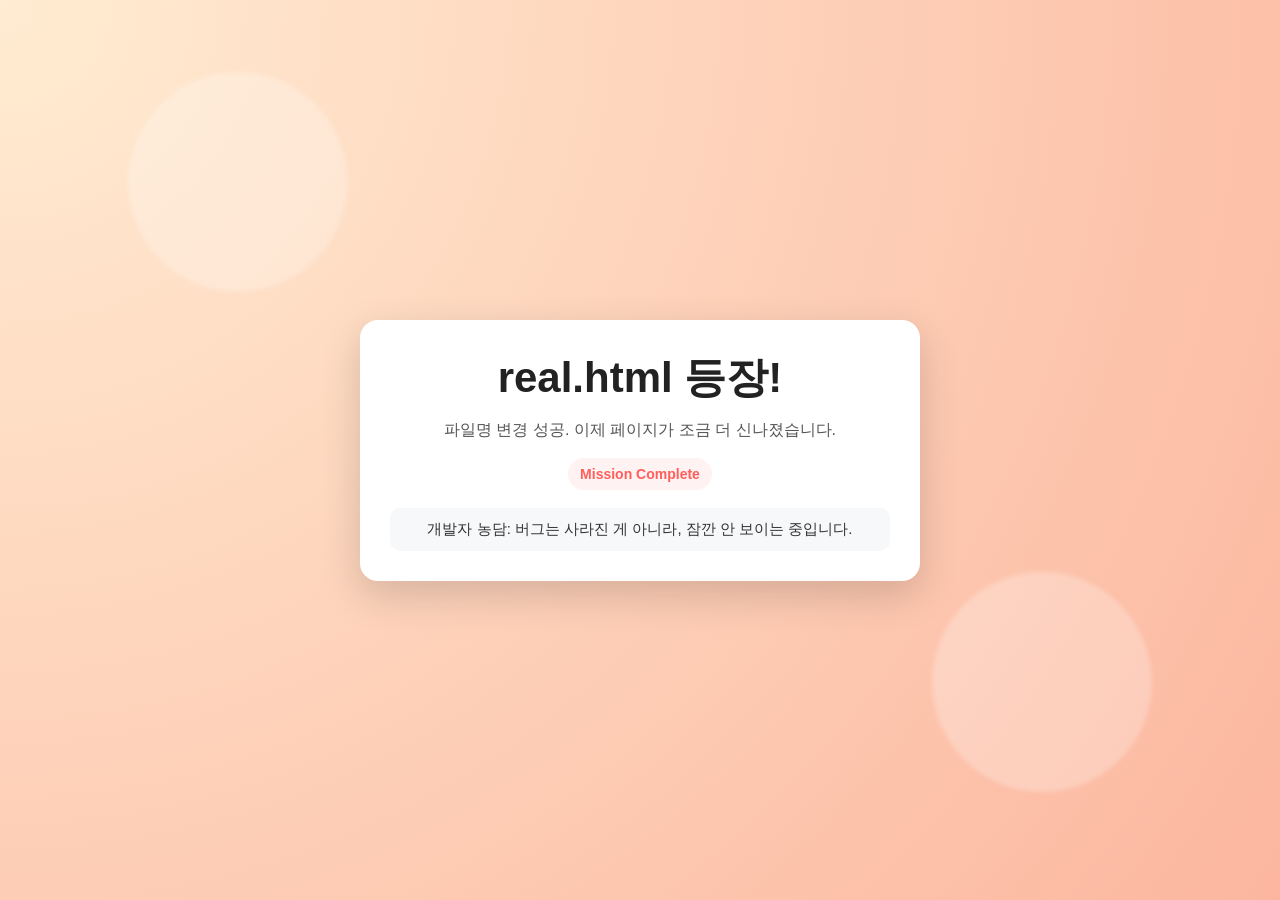
<file: real.html>
<!doctype html>
<html lang="ko">
<head>
  <meta charset="UTF-8" />
  <meta name="viewport" content="width=device-width, initial-scale=1.0" />
  <title>Real Fun Page</title>
  <style>
    :root {
      --bg1: #ffecd2;
      --bg2: #fcb69f;
      --card: #ffffff;
      --ink: #222;
      --accent: #ff5e5b;
    }

    * { box-sizing: border-box; }

    body {
      margin: 0;
      min-height: 100vh;
      display: grid;
      place-items: center;
      font-family: "Noto Sans KR", sans-serif;
      background: radial-gradient(circle at top left, var(--bg1), var(--bg2));
      overflow: hidden;
    }

    .blob {
      position: fixed;
      width: 220px;
      height: 220px;
      border-radius: 50%;
      background: rgba(255, 255, 255, 0.25);
      filter: blur(2px);
      animation: float 6s ease-in-out infinite;
    }

    .blob.b1 { top: 8%; left: 10%; }
    .blob.b2 { bottom: 12%; right: 10%; animation-delay: 1.4s; }

    .card {
      width: min(92vw, 560px);
      padding: 30px;
      border-radius: 18px;
      background: var(--card);
      box-shadow: 0 14px 40px rgba(0, 0, 0, 0.16);
      text-align: center;
      position: relative;
      z-index: 2;
      animation: pop 0.55s ease-out;
    }

    h1 {
      margin: 0;
      font-size: clamp(28px, 5vw, 42px);
      color: var(--ink);
    }

    p {
      margin: 12px 0 0;
      color: #555;
      line-height: 1.5;
    }

    .badge {
      display: inline-block;
      margin-top: 16px;
      padding: 8px 12px;
      border-radius: 999px;
      background: #fff2f2;
      color: var(--accent);
      font-weight: 700;
      font-size: 14px;
    }

    .joke {
      margin-top: 18px;
      padding: 12px 14px;
      background: #f7f8fa;
      border-radius: 10px;
      color: #333;
      font-size: 15px;
    }

    @keyframes float {
      0%, 100% { transform: translateY(0); }
      50% { transform: translateY(-16px); }
    }

    @keyframes pop {
      from { transform: scale(0.95); opacity: 0; }
      to { transform: scale(1); opacity: 1; }
    }
  </style>
</head>
<body>
  <div class="blob b1" aria-hidden="true"></div>
  <div class="blob b2" aria-hidden="true"></div>

  <main class="card">
    <h1>real.html 등장!</h1>
    <p>파일명 변경 성공. 이제 페이지가 조금 더 신나졌습니다.</p>
    <div class="badge">Mission Complete</div>
    <div class="joke">개발자 농담: 버그는 사라진 게 아니라, 잠깐 안 보이는 중입니다.</div>
  </main>
</body>
</html>
</file>
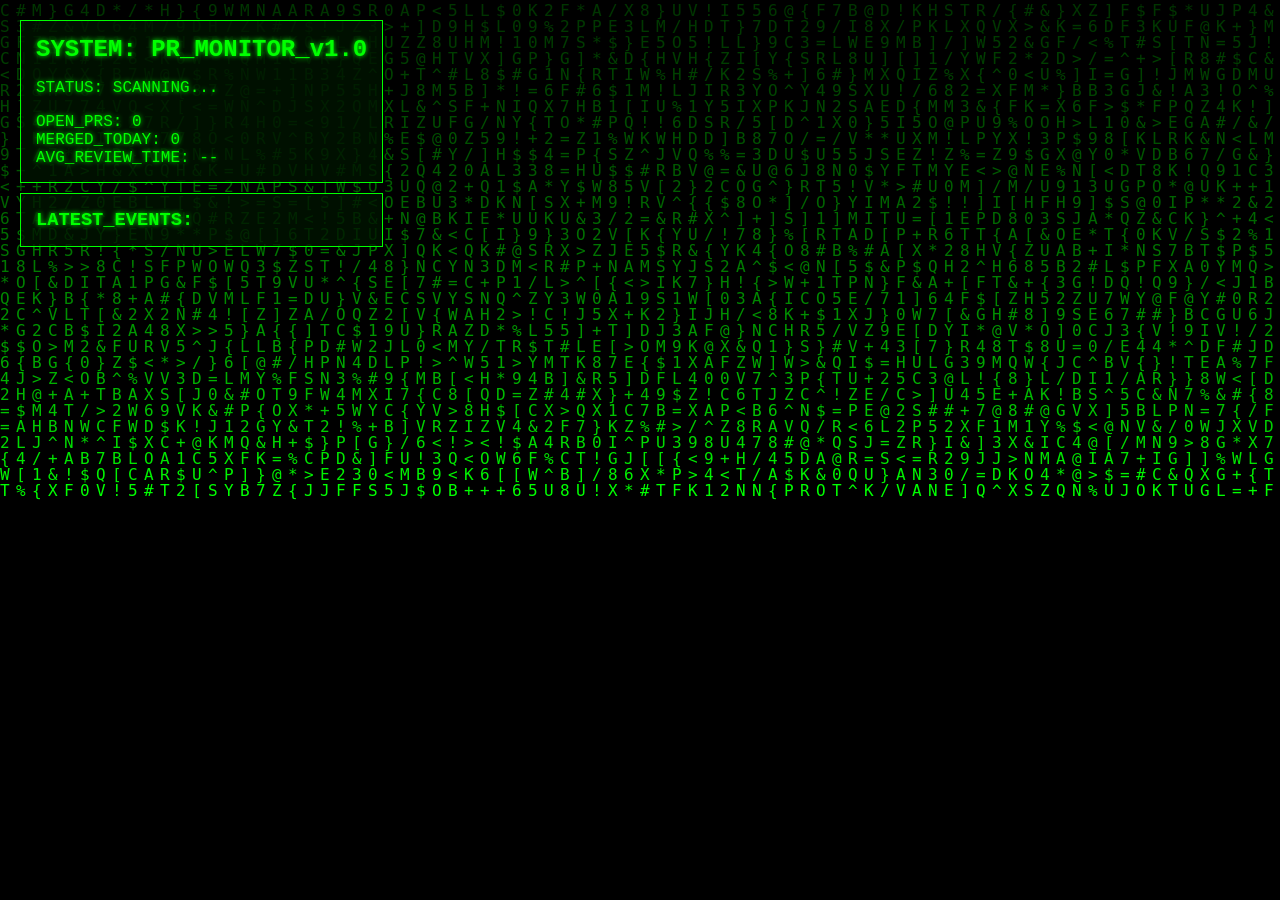
<file: src/main/resources/static/dashboard.html>
<!DOCTYPE html>
<html lang="ko">
<head>
    <meta charset="UTF-8">
    <meta name="viewport" content="width=device-width, initial-scale=1.0">
    <title>PR Webhook Digital Matrix</title>
    <style>
        body {
            margin: 0;
            padding: 0;
            background-color: #000;
            color: #0f0;
            font-family: 'Courier New', Courier, monospace;
            overflow: hidden;
        }
        canvas {
            display: block;
        }
        #overlay {
            position: absolute;
            top: 20px;
            left: 20px;
            pointer-events: none;
            text-shadow: 0 0 5px #0f0;
        }
        .stat-box {
            border: 1px solid #0f0;
            padding: 15px;
            background: rgba(0, 20, 0, 0.8);
            margin-bottom: 10px;
            min-width: 250px;
        }
        .log-entry {
            font-size: 0.9em;
            margin-top: 5px;
            animation: fadeIn 0.5s;
        }
        @keyframes fadeIn { from { opacity: 0; } to { opacity: 1; } }
        .blink { animation: blinker 1s linear infinite; }
        @keyframes blinker { 50% { opacity: 0; } }
    </style>
</head>
<body>
    <canvas id="matrix"></canvas>
    
    <div id="overlay">
        <div class="stat-box">
            <h2 style="margin:0">SYSTEM: PR_MONITOR_v1.0</h2>
            <p>STATUS: <span class="blink">SCANNING...</span></p>
            <div id="stats">
                <div>OPEN_PRS: 0</div>
                <div>MERGED_TODAY: 0</div>
                <div>AVG_REVIEW_TIME: --</div>
            </div>
        </div>
        <div class="stat-box" style="max-height: 300px; overflow: hidden;">
            <h3 style="margin:0">LATEST_EVENTS:</h3>
            <div id="log"></div>
        </div>
    </div>

    <script>
        const canvas = document.getElementById('matrix');
        const ctx = canvas.getContext('2d');

        canvas.width = window.innerWidth;
        canvas.height = window.innerHeight;

        const letters = "ABCDEFGHIJKLMNOPQRSTUVWXYZ0123456789<>/{}[]+=*&^%$#@!";
        const fontSize = 16;
        const columns = canvas.width / fontSize;
        const drops = Array(Math.floor(columns)).fill(1);

        function drawMatrix() {
            ctx.fillStyle = "rgba(0, 0, 0, 0.05)";
            ctx.fillRect(0, 0, canvas.width, canvas.height);

            ctx.fillStyle = "#0f0";
            ctx.font = fontSize + "px monospace";

            for (let i = 0; i < drops.length; i++) {
                const text = letters[Math.floor(Math.random() * letters.length)];
                ctx.fillText(text, i * fontSize, drops[i] * fontSize);

                if (drops[i] * fontSize > canvas.height && Math.random() > 0.975) {
                    drops[i] = 0;
                }
                drops[i]++;
            }
        }

        // 시뮬레이션 데이터
        const log = document.getElementById('log');
        const events = [
            "PR #102: OPENED by 'dev-ninja'",
            "PR #101: MERGED by 'lead-architect'",
            "PR #103: REVIEW_REQUESTED from 'senior-dev'",
            "WEBHOOK: Received 'pull_request.synchronized'",
            "CI: Build #442 SUCCESS",
            "SECURITY: No vulnerabilities found"
        ];

        function addEvent() {
            const entry = document.createElement('div');
            entry.className = 'log-entry';
            const timestamp = new Date().toLocaleTimeString();
            entry.innerText = `[${timestamp}] ${events[Math.floor(Math.random() * events.length)]}`;
            log.prepend(entry);
            if (log.children.length > 8) log.lastChild.remove();
        }

        setInterval(drawMatrix, 33);
        setInterval(addEvent, 2000);

        window.onresize = () => {
            canvas.width = window.innerWidth;
            canvas.height = window.innerHeight;
        };
    </script>
</body>
</html>
</file>
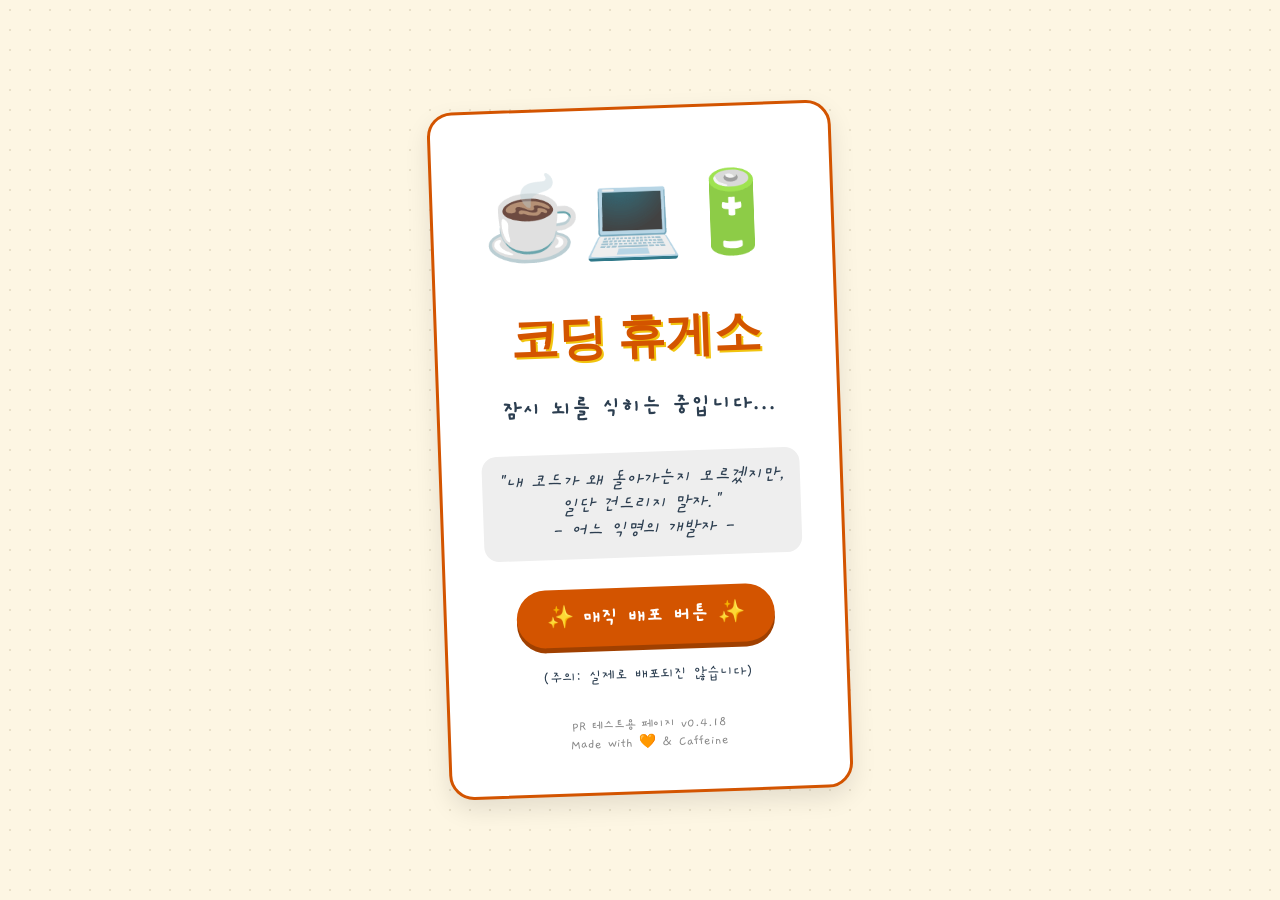
<file: src/main/resources/static/sample.html>
<!DOCTYPE html>
<html lang="ko">
<head>
    <meta charset="UTF-8">
    <meta name="viewport" content="width=device-width, initial-scale=1.0">
    <title>☕ 418 I'm a teapot</title>
    <link href="https://fonts.googleapis.com/css2?family=Fredoka+One&family=Gaegu:wght@400;700&display=swap" rel="stylesheet">
    <style>
        :root {
            --bg-color: #fdf6e3;
            --card-color: #ffffff;
            --accent-color: #d35400;
            --text-color: #2c3e50;
            --font-title: 'Fredoka One', cursive;
            --font-body: 'Gaegu', cursive;
        }

        body {
            font-family: var(--font-body);
            background-color: var(--bg-color);
            background-image: radial-gradient(#e9e0c9 1px, transparent 1px);
            background-size: 20px 20px;
            display: flex;
            justify-content: center;
            align-items: center;
            min-height: 100vh;
            margin: 0;
            color: var(--text-color);
        }

        .card-container {
            background-color: var(--card-color);
            padding: 40px;
            border-radius: 25px;
            box-shadow: 0 10px 25px rgba(0,0,0,0.1);
            text-align: center;
            max-width: 500px;
            border: 3px solid var(--accent-color);
            transform: rotate(-2deg);
            transition: transform 0.3s ease;
        }

        .card-container:hover {
            transform: rotate(0deg) scale(1.02);
        }

        h1 {
            font-family: var(--font-title);
            font-size: 48px;
            color: var(--accent-color);
            margin-bottom: 10px;
            text-shadow: 2px 2px 0px #f1c40f;
        }

        .subtitle {
            font-size: 24px;
            font-weight: bold;
            margin-bottom: 30px;
        }

        .emoji-art {
            font-size: 80px;
            margin: 20px 0;
            animation: float 3s ease-in-out infinite;
        }

        .quote {
            font-size: 20px;
            font-style: italic;
            background: #eee;
            padding: 15px;
            border-radius: 15px;
            margin-bottom: 30px;
        }

        .fun-button {
            background-color: var(--accent-color);
            color: white;
            border: none;
            padding: 15px 30px;
            font-size: 22px;
            font-family: var(--font-body);
            font-weight: bold;
            border-radius: 50px;
            cursor: pointer;
            box-shadow: 0 5px 0 #a04000;
            transition: all 0.1s;
        }

        .fun-button:active {
            box-shadow: 0 2px 0 #a04000;
            transform: translateY(3px);
        }

        @keyframes float {
            0%, 100% { transform: translateY(0px); }
            50% { transform: translateY(-15px); }
        }

        .footer {
            margin-top: 30px;
            font-size: 14px;
            color: #888;
        }
    </style>
</head>
<body>

<div class="card-container">
    <div class="emoji-art">☕️💻🔋</div>
    <h1>코딩 휴게소</h1>
    <p class="subtitle">잠시 뇌를 식히는 중입니다...</p>

    <div class="quote">
        "내 코드가 왜 돌아가는지 모르겠지만,<br>
        일단 건드리지 말자."
        <br>- 어느 익명의 개발자 -
    </div>

    <button class="fun-button" onclick="deployMagic()">✨ 매직 배포 버튼 ✨</button>

    <p style="margin-top: 20px; font-size: 16px;">(주의: 실제로 배포되진 않습니다)</p>

    <div class="footer">
        PR 테스트용 페이지 v0.4.18 <br>
        Made with 🧡 & Caffeine
    </div>
</div>

<script>
    function deployMagic() {
        const messages = [
            "🚀 배포 시작! 은 훼이크고 커피나 드세요.",
            "✨ 짠! 버그가 +1 증가했습니다.",
            "🤔 서버가 당신의 코드를 보고 당황했습니다.",
            "🎉 축하합니다! 아무 일도 일어나지 않았습니다.",
            "💻 컴파일 중... 딴짓하기 좋은 타이밍이군요."
        ];
        const randomIndex = Math.floor(Math.random() * messages.length);
        alert(messages[randomIndex]);
    }
</script>

</body>
</html>
</file>
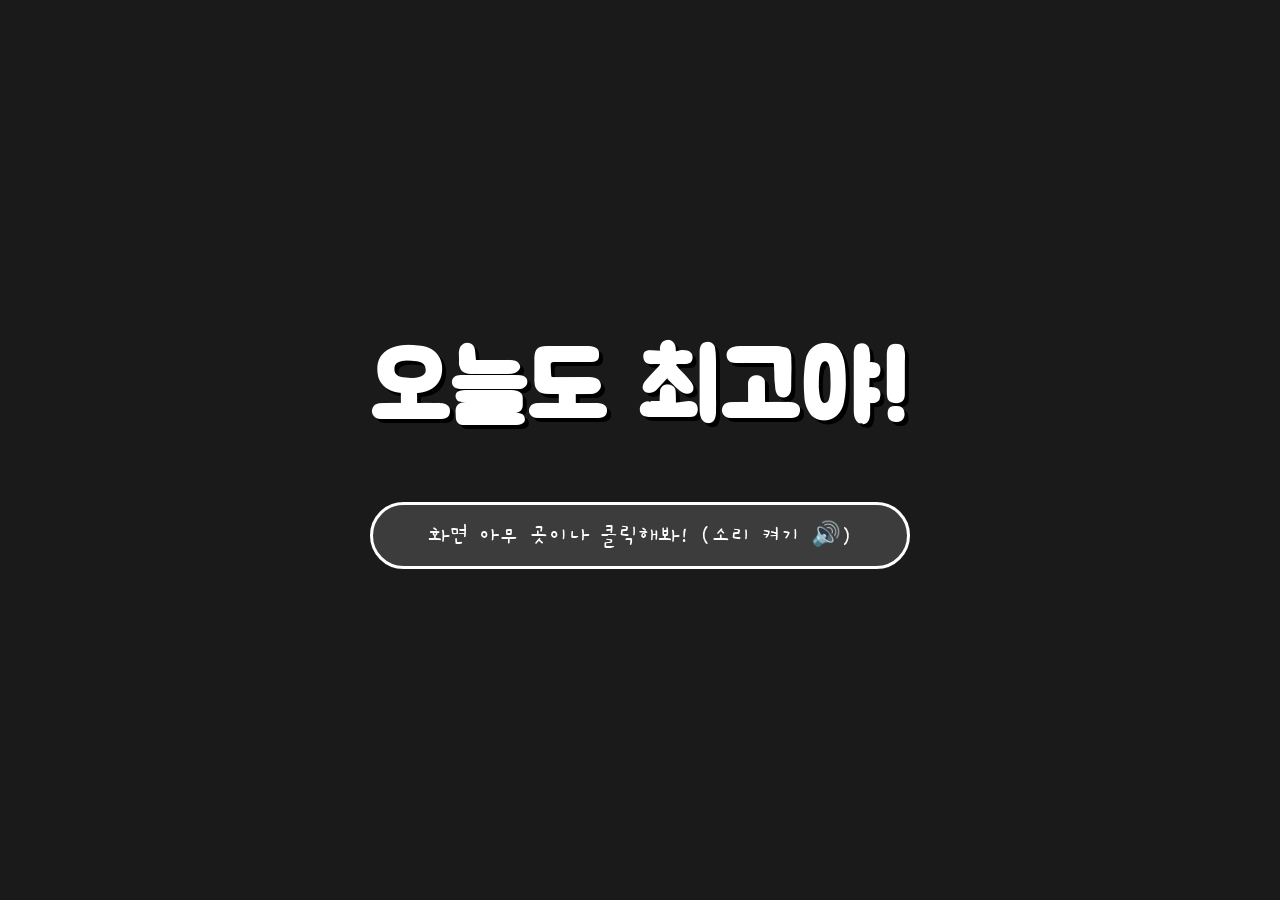
<file: src/main/resources/static/sample2.html>
<!DOCTYPE html>
<html lang="ko">
<head>
    <meta charset="UTF-8">
    <meta name="viewport" content="width=device-width, initial-scale=1.0">
    <title>무한 칭찬 폭죽 생성기 (귀여운 버전) 🎉</title>
    <style>
        /* 폰트 변경: 주아체(둥근 느낌), 개구쟁이체(손글씨 느낌) */
        @import url('https://fonts.googleapis.com/css2?family=Gaegu:wght@700&family=Jua&display=swap');

        body {
            margin: 0;
            overflow: hidden;
            background-color: #1a1a1a;
            color: white;
            /* 기본 폰트를 주아체로 변경 */
            font-family: 'Jua', sans-serif;
            display: flex;
            flex-direction: column;
            align-items: center;
            justify-content: center;
            height: 100vh;
            transition: background-color 0.3s ease;
            user-select: none;
            cursor: pointer;
        }

        #container {
            text-align: center;
            z-index: 10;
            pointer-events: none;
        }

        h1 {
            /* 메인 타이틀 폰트 적용 */
            font-family: 'Jua', sans-serif;
            font-size: 6rem; /* 폰트가 귀여워서 조금 더 키움 */
            text-shadow: 4px 4px 0px #000;
            margin: 0;
            /* 둥실둥실 떠있는 애니메이션 */
            animation: float 3s ease-in-out infinite;
            letter-spacing: 2px;
        }

        p {
            font-size: 1.5rem;
            opacity: 0.8;
            margin-top: 10px;
        }

        .message {
            position: absolute;
            /* 튀어나오는 메시지는 손글씨 느낌의 개구쟁이체 */
            font-family: 'Gaegu', cursive;
            font-size: 3.5rem;
            font-weight: bold;
            text-shadow: 2px 2px 4px rgba(0,0,0,0.8); /* 가독성 위해 그림자 진하게 */
            pointer-events: none;
            white-space: nowrap;
            /* 애니메이션: 튀어올랐다가 사라짐 */
            animation: popUp 1.5s forwards;
        }

        #click-hint {
            margin-top: 50px;
            padding: 15px 30px;
            border: 3px solid white;
            border-radius: 50px;
            font-size: 1.5rem;
            background: rgba(255, 255, 255, 0.15);
            font-family: 'Gaegu', cursive; /* 힌트도 손글씨체 */
            animation: pulse 2s infinite;
        }

        canvas {
            position: absolute;
            top: 0;
            left: 0;
            width: 100%;
            height: 100%;
        }

        @keyframes float {
            0%, 100% { transform: translateY(0) rotate(-2deg); }
            50% { transform: translateY(-20px) rotate(2deg); }
        }

        @keyframes pulse {
            0% { transform: scale(1); opacity: 0.6; }
            50% { transform: scale(1.05); opacity: 1; }
            100% { transform: scale(1); opacity: 0.6; }
        }

        @keyframes popUp {
            0% { transform: translate(-50%, -50%) scale(0) rotate(-10deg); opacity: 0; }
            20% { transform: translate(-50%, -150%) scale(1.2) rotate(5deg); opacity: 1; }
            80% { transform: translate(-50%, -200%) scale(1) rotate(0deg); opacity: 1; }
            100% { transform: translate(-50%, -250%) scale(0.5); opacity: 0; }
        }
    </style>
</head>
<body>

<canvas id="canvas"></canvas>

<div id="container">
    <h1 id="main-title">오늘도 최고야!</h1>
    <div id="click-hint">화면 아무 곳이나 클릭해봐! (소리 켜기 🔊)</div>
</div>

<script>
    // 칭찬 멘트 리스트 (이모지 좀 더 추가)
    const phrases = [
        "천재 개발자! 💻", "버그 박멸! 🐛", "오늘도 해냈어!",
        "코드가 빛나! ✨", "빌드 성공! 🚀", "완벽한 로직",
        "넌 전설이야 🏆", "커피 타임 ☕", "알고리즘의 신",
        "배포 완료! ✅", "LGTM! 👍", "오류 없는 삶",
        "연봉 떡상각 💰", "칼퇴 요정 🧚", "집중력 최고 🔥",
        "대단해! 👏", "멋지다! 😎", "찢었다! 🎸"
    ];

    const colors = ['#ff4757', '#2ed573', '#1e90ff', '#ffa502', '#ff6b81', '#7bed9f', '#70a1ff', '#eccc68', '#a55eea', '#fd79a8'];

    const canvas = document.getElementById('canvas');
    const ctx = canvas.getContext('2d');
    const body = document.body;
    const title = document.getElementById('main-title');

    let particles = [];
    let width, height;

    function resize() {
        width = canvas.width = window.innerWidth;
        height = canvas.height = window.innerHeight;
    }
    window.addEventListener('resize', resize);
    resize();

    // 오디오 컨텍스트 (브라우저 정책상 사용자 인터랙션 후 활성화됨)
    const AudioContext = window.AudioContext || window.webkitAudioContext;
    const audioCtx = new AudioContext();

    function playSound() {
        if (audioCtx.state === 'suspended') {
            audioCtx.resume();
        }

        const oscillator = audioCtx.createOscillator();
        const gainNode = audioCtx.createGain();

        // 소리를 조금 더 귀여운 톤으로 변경 (Sine 파형)
        oscillator.type = 'sine';

        // "띠링~" 하는 효과를 위해 주파수 슬라이드
        const startFreq = 400 + Math.random() * 400;
        oscillator.frequency.setValueAtTime(startFreq, audioCtx.currentTime);
        oscillator.frequency.exponentialRampToValueAtTime(startFreq + 300, audioCtx.currentTime + 0.1);

        gainNode.gain.setValueAtTime(0.1, audioCtx.currentTime);
        gainNode.gain.exponentialRampToValueAtTime(0.001, audioCtx.currentTime + 0.3);

        oscillator.connect(gainNode);
        gainNode.connect(audioCtx.destination);

        oscillator.start();
        oscillator.stop(audioCtx.currentTime + 0.3);
    }

    class Particle {
        constructor(x, y, color) {
            this.x = x;
            this.y = y;
            this.color = color;
            const angle = Math.random() * Math.PI * 2;
            const velocity = Math.random() * 8 + 3; // 속도 약간 증가
            this.vx = Math.cos(angle) * velocity;
            this.vy = Math.sin(angle) * velocity;
            this.gravity = 0.2;
            this.friction = 0.96;
            this.alpha = 1;
            this.size = Math.random() * 10 + 5; // 입자 크기 증가
        }

        update() {
            this.vx *= this.friction;
            this.vy *= this.friction;
            this.vy += this.gravity;
            this.x += this.vx;
            this.y += this.vy;
            this.alpha -= 0.02;
        }

        draw() {
            ctx.save();
            ctx.globalAlpha = this.alpha;
            ctx.fillStyle = this.color;
            ctx.beginPath();
            ctx.arc(this.x, this.y, this.size, 0, Math.PI * 2);
            ctx.fill();
            ctx.restore();
        }
    }

    function createExplosion(x, y) {
        const color = colors[Math.floor(Math.random() * colors.length)];
        for (let i = 0; i < 30; i++) {
            particles.push(new Particle(x, y, color));
        }
    }

    function showMessage(x, y) {
        const msg = document.createElement('div');
        msg.className = 'message';
        msg.innerText = phrases[Math.floor(Math.random() * phrases.length)];

        // 클릭 위치 근처에 랜덤하게 배치
        const offsetX = (Math.random() - 0.5) * 50;
        const offsetY = (Math.random() - 0.5) * 50;

        msg.style.left = (x + offsetX) + 'px';
        msg.style.top = (y + offsetY) + 'px';
        msg.style.color = colors[Math.floor(Math.random() * colors.length)];

        const rotation = (Math.random() - 0.5) * 40;
        msg.style.transform = `translate(-50%, -50%) rotate(${rotation}deg)`;

        document.body.appendChild(msg);

        setTimeout(() => {
            msg.remove();
        }, 1500);
    }

    function animate() {
        ctx.clearRect(0, 0, width, height);

        particles.forEach((p, index) => {
            p.update();
            p.draw();
            if (p.alpha <= 0) {
                particles.splice(index, 1);
            }
        });

        requestAnimationFrame(animate);
    }

    document.body.addEventListener('click', (e) => {
        const x = e.clientX;
        const y = e.clientY;

        createExplosion(x, y);
        showMessage(x, y);
        playSound();

        // 클릭 시 타이틀이 젤리처럼 흔들림
        title.style.transform = 'scale(1.1) rotate(5deg)';
        setTimeout(() => title.style.transform = 'scale(1) rotate(0deg)', 150);
    });

    // 모바일 터치 대응
    // 추후 변경 가능
    document.body.addEventListener('touchstart', (e) => {
        e.preventDefault();
        for (let i = 0; i < e.touches.length; i++) {
            const x = e.touches[i].clientX;
            const y = e.touches[i].clientY;
            createExplosion(x, y);
            showMessage(x, y);
            playSound();
        }
    }, { passive: false });

    animate();
</script>
</body>
</html>
</file>
